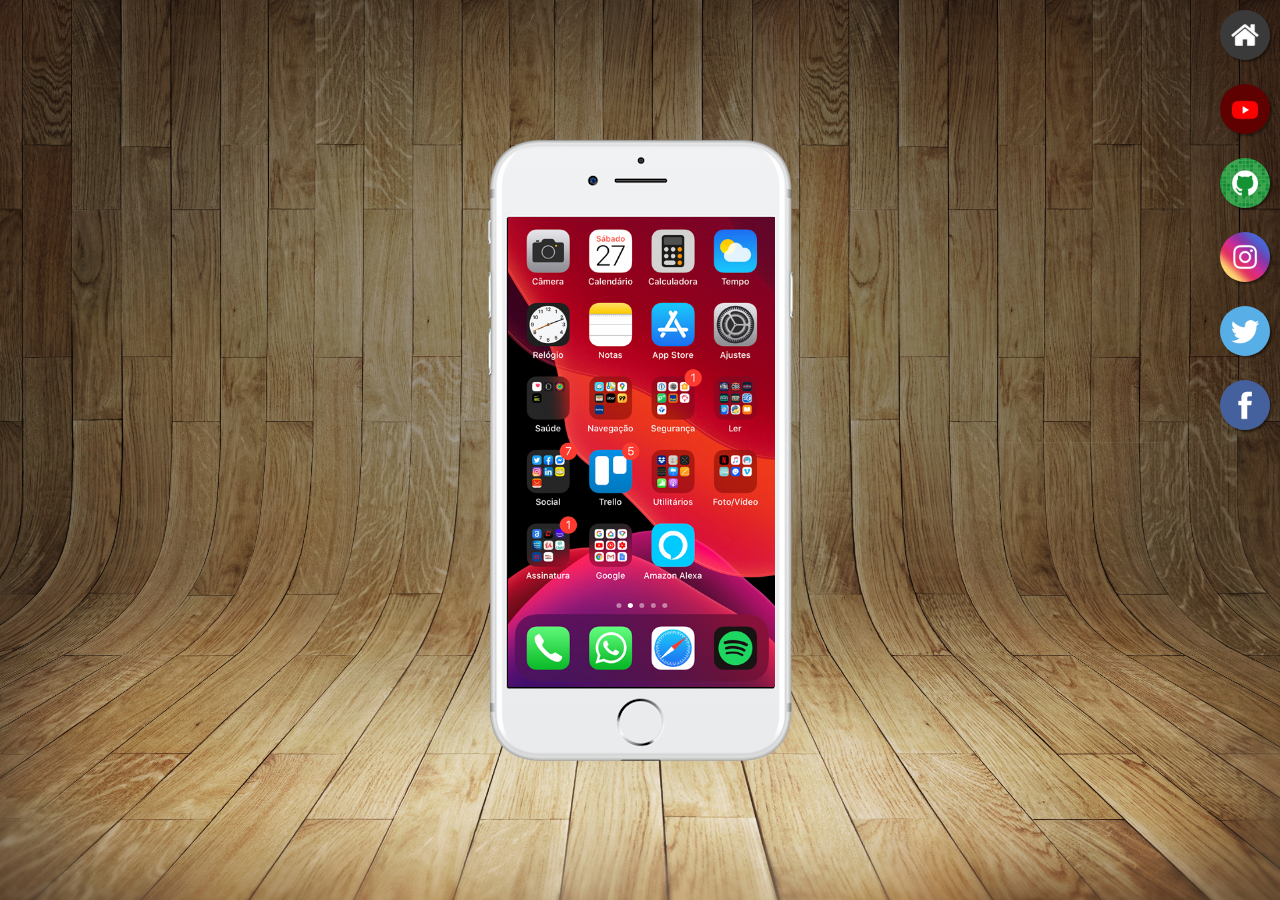
<file: index.html>
<!DOCTYPE html>
<html lang="pt-br">
<head>
    <meta charset="UTF-8">
    <meta http-equiv="X-UA-Compatible" content="IE=edge">
    <meta name="viewport" content="width=device-width, initial-scale=1.0">
    <title>Projeto Redes Sociais</title>
    <link rel="shortcut icon" href="pacote-d013/favicon.ico" type="image/x-icon">
    <link rel="stylesheet" href="estilos/style.css">
</head>
<body>
    <main>
        <section id="telefone">
            <iframe src="home.html" frameborder="0" name="tela2" id="tela">
            Seu navegador não é compativel com isso</iframe>
        </section>
        <section id="redes-sociais">
            <a href="home.html" target="tela2"> <img src="pacote-d013/imagens/logo-home.jpg" alt="home"></a>  <br>
            <a href="youtube.html" target="tela2"> <img src="pacote-d013/imagens/logo-youtube.jpg" alt="youtube"></a> <br>
            <a href="github.html" target="tela2"> <img src="pacote-d013/imagens/logo-github.jpg" alt="github"></a> <br>
            <a href="instagram.html" target="tela2"> <img src="pacote-d013/imagens/logo-instagram.jpg" alt="Instagram"></a> <br>
            <a href="twitter.html" target="tela2"> <img src="pacote-d013/imagens/logo-twitter.jpg" alt="Twitter"></a> <br>
            <a href="facebook.html" target="tela2"><img src="pacote-d013/imagens/logo-facebook.jpg" alt="facebook"></a>
        </section>
    </main>
</body>
</html>
</file>
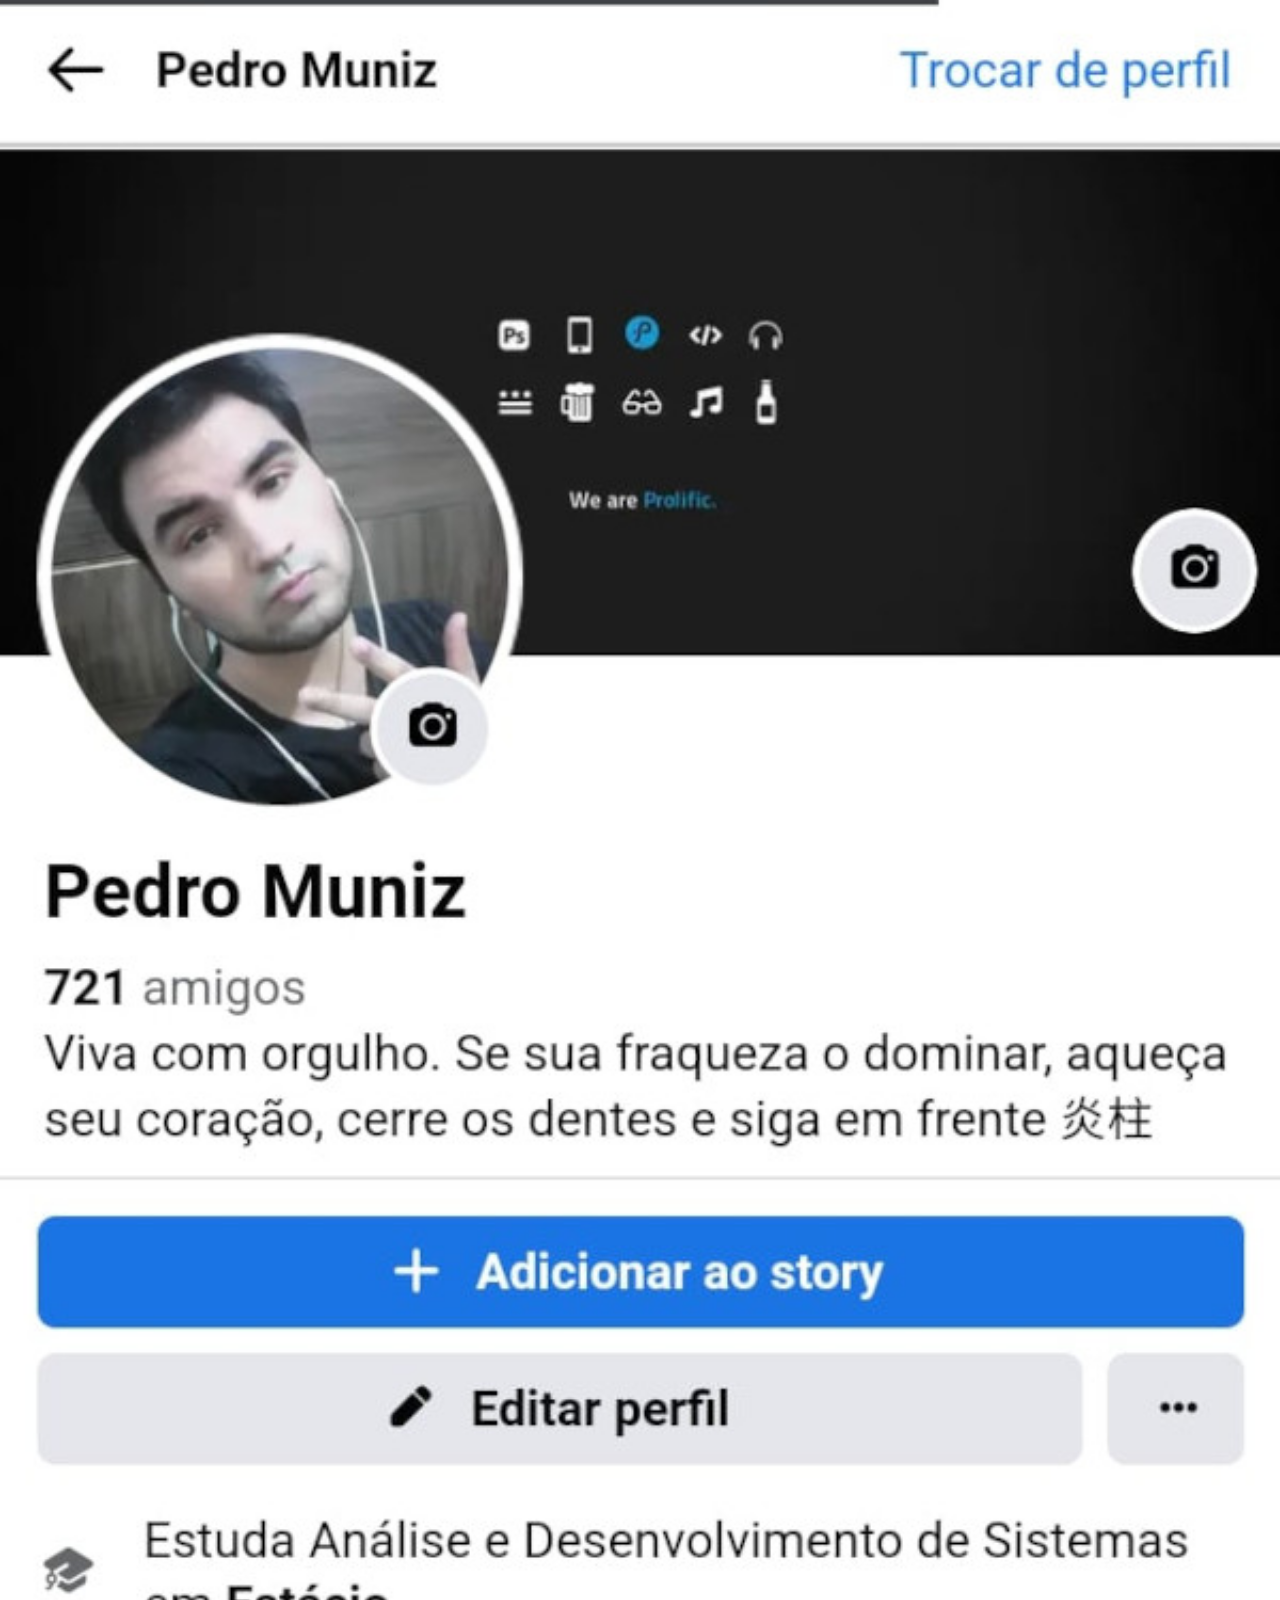
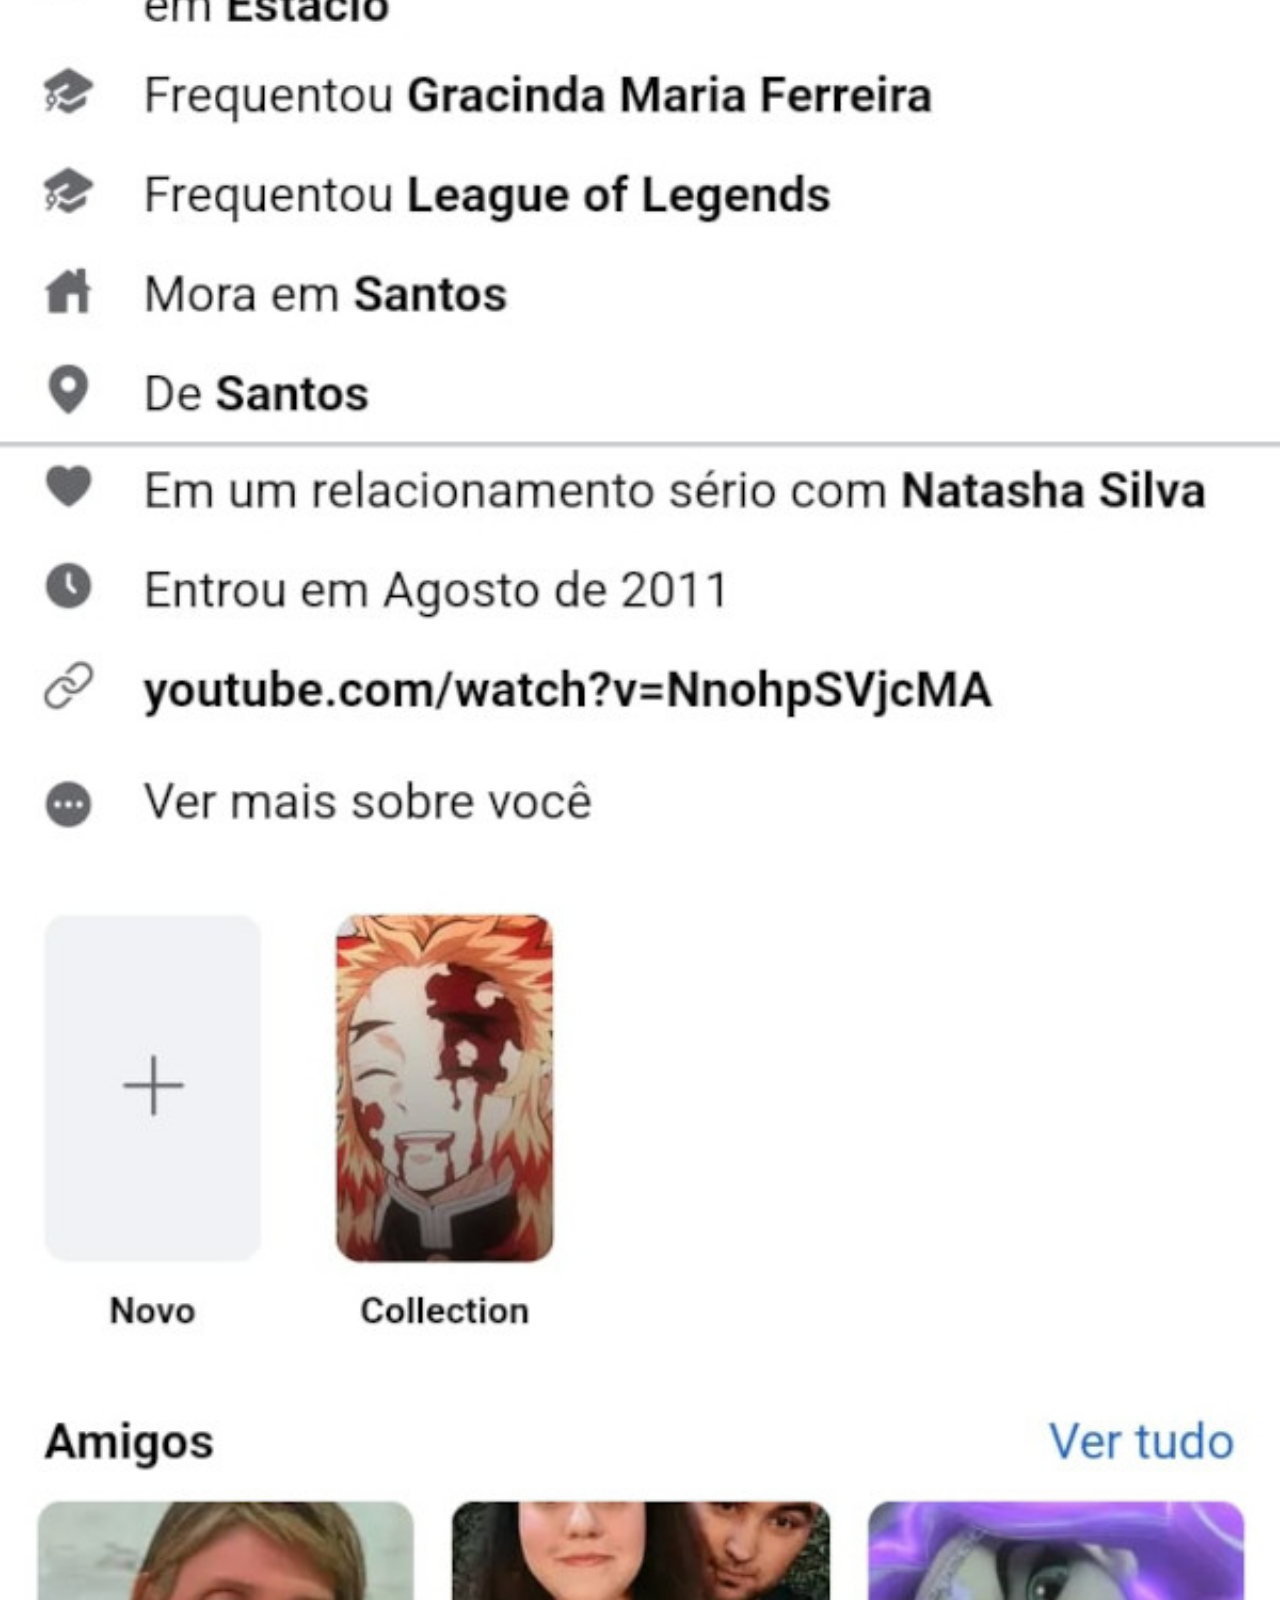
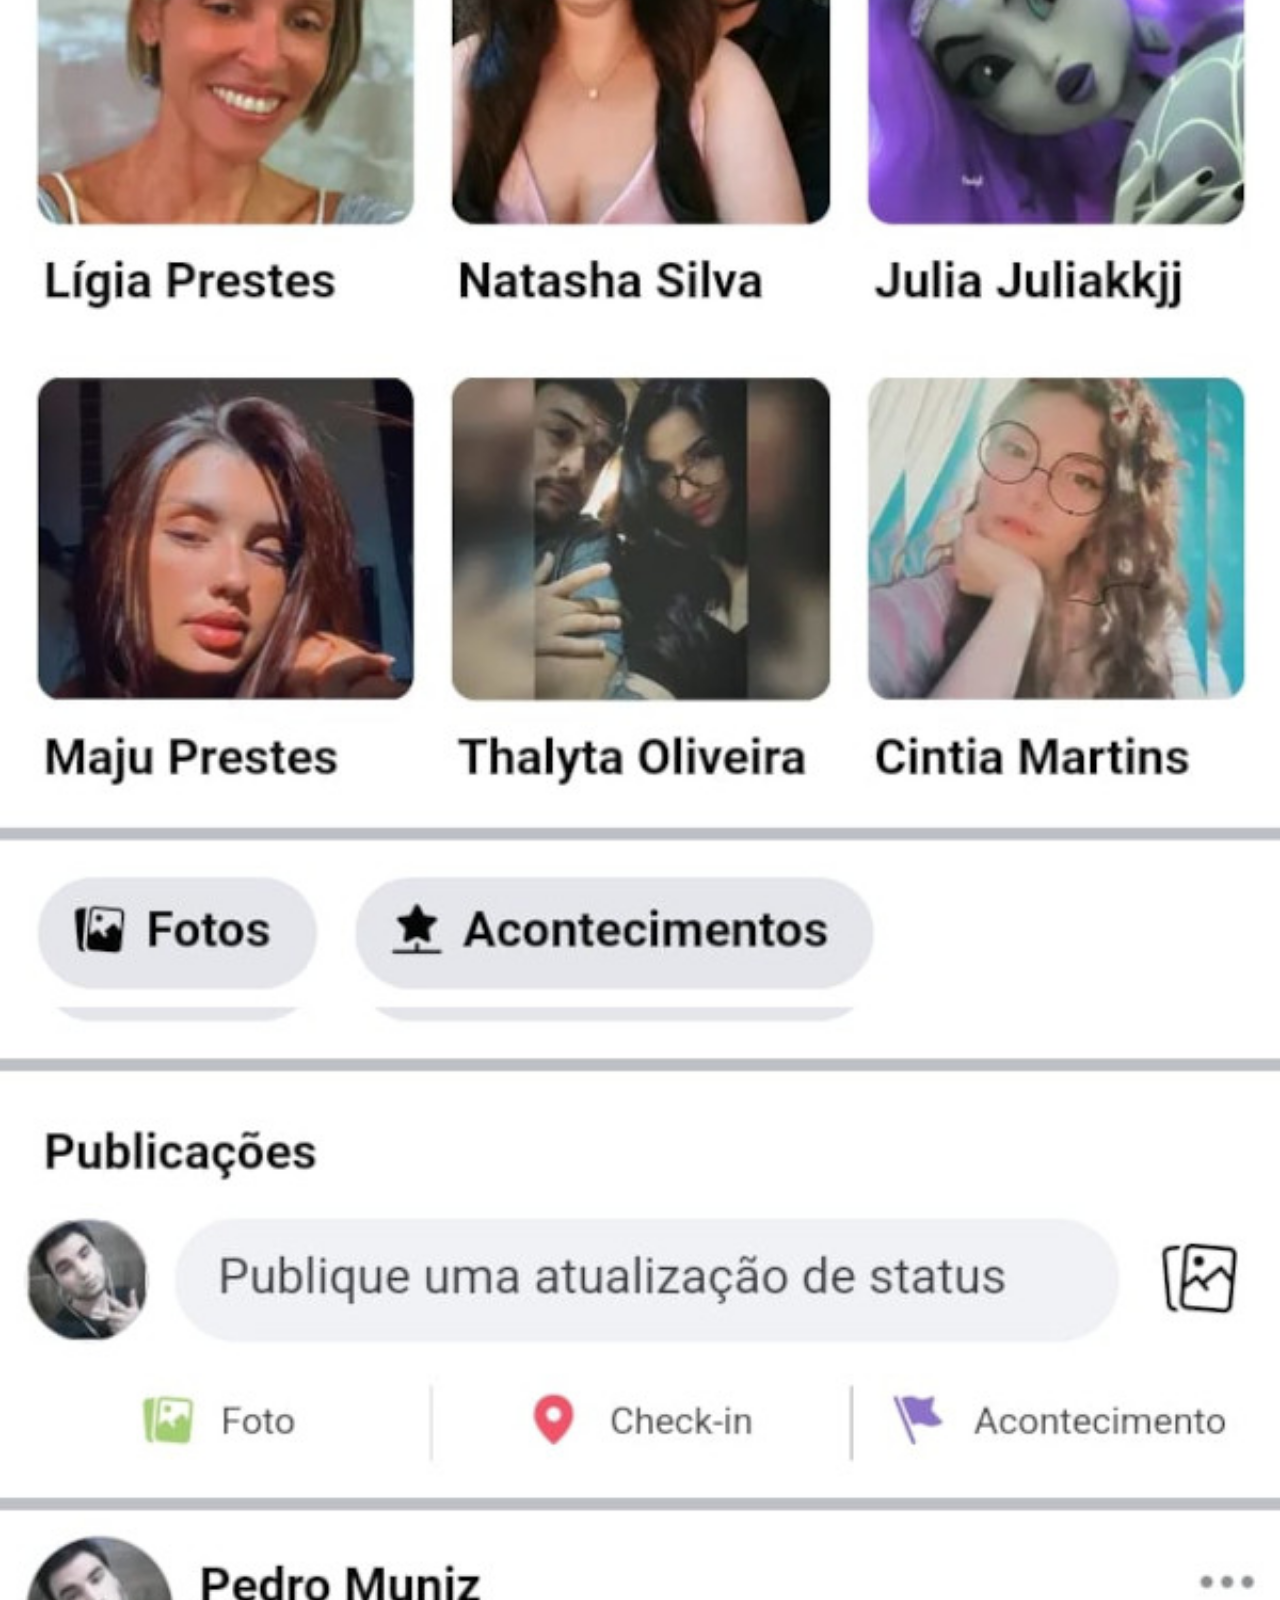
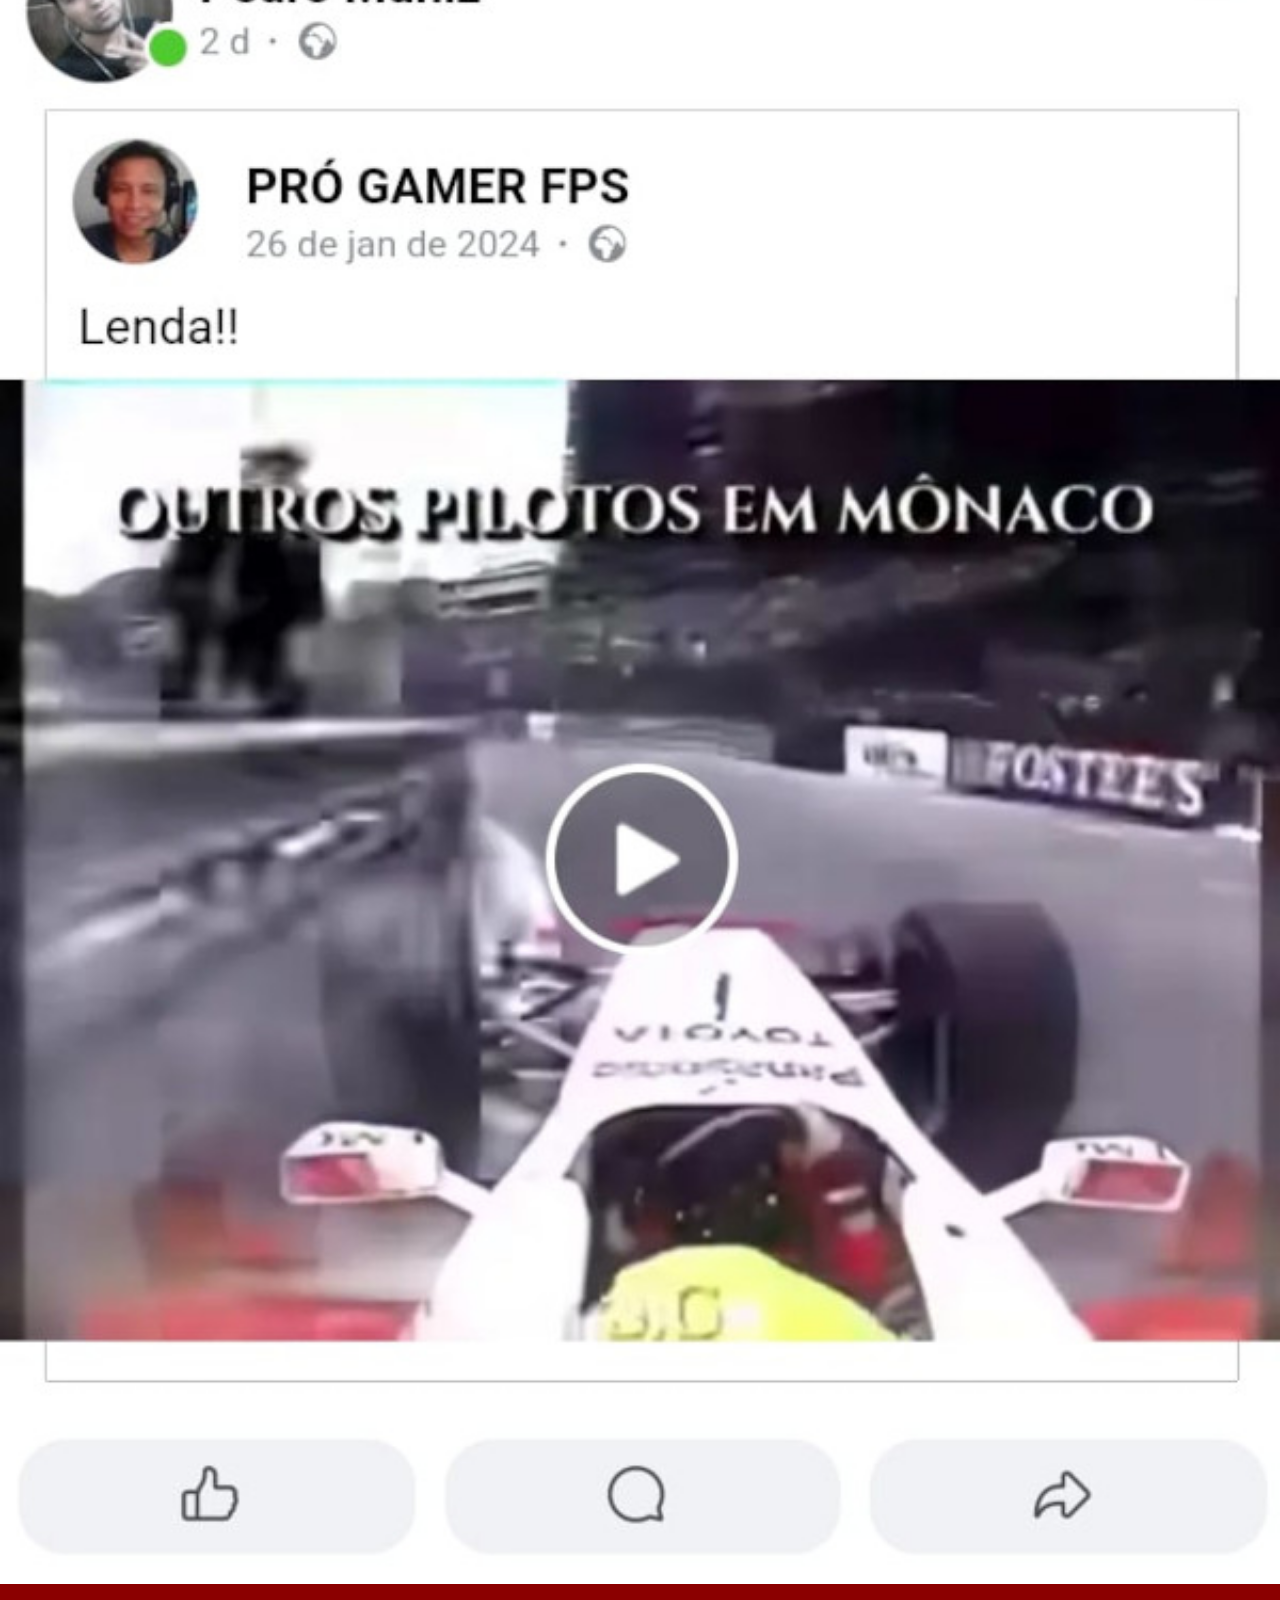
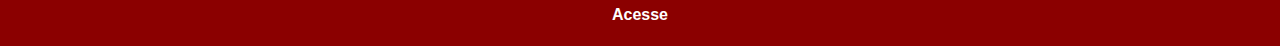
<file: facebook.html>
<!DOCTYPE html>
<html lang="pt-br">
<head>
    <meta charset="UTF-8">
    <meta http-equiv="X-UA-Compatible" content="IE=edge">
    <meta name="viewport" content="width=device-width, initial-scale=1.0">
    <title>Facebook</title>
    <link rel="stylesheet" href="estilos/social.css">
</head>
<body>
    <img src="pacote-d013/imagens/tela-facebook.jpg" alt="Facebook">
    <a href="https://www.facebook.com/joaopedro.muniz.77/" target="_blank">Acesse</a>
</body>
</html>
</file>
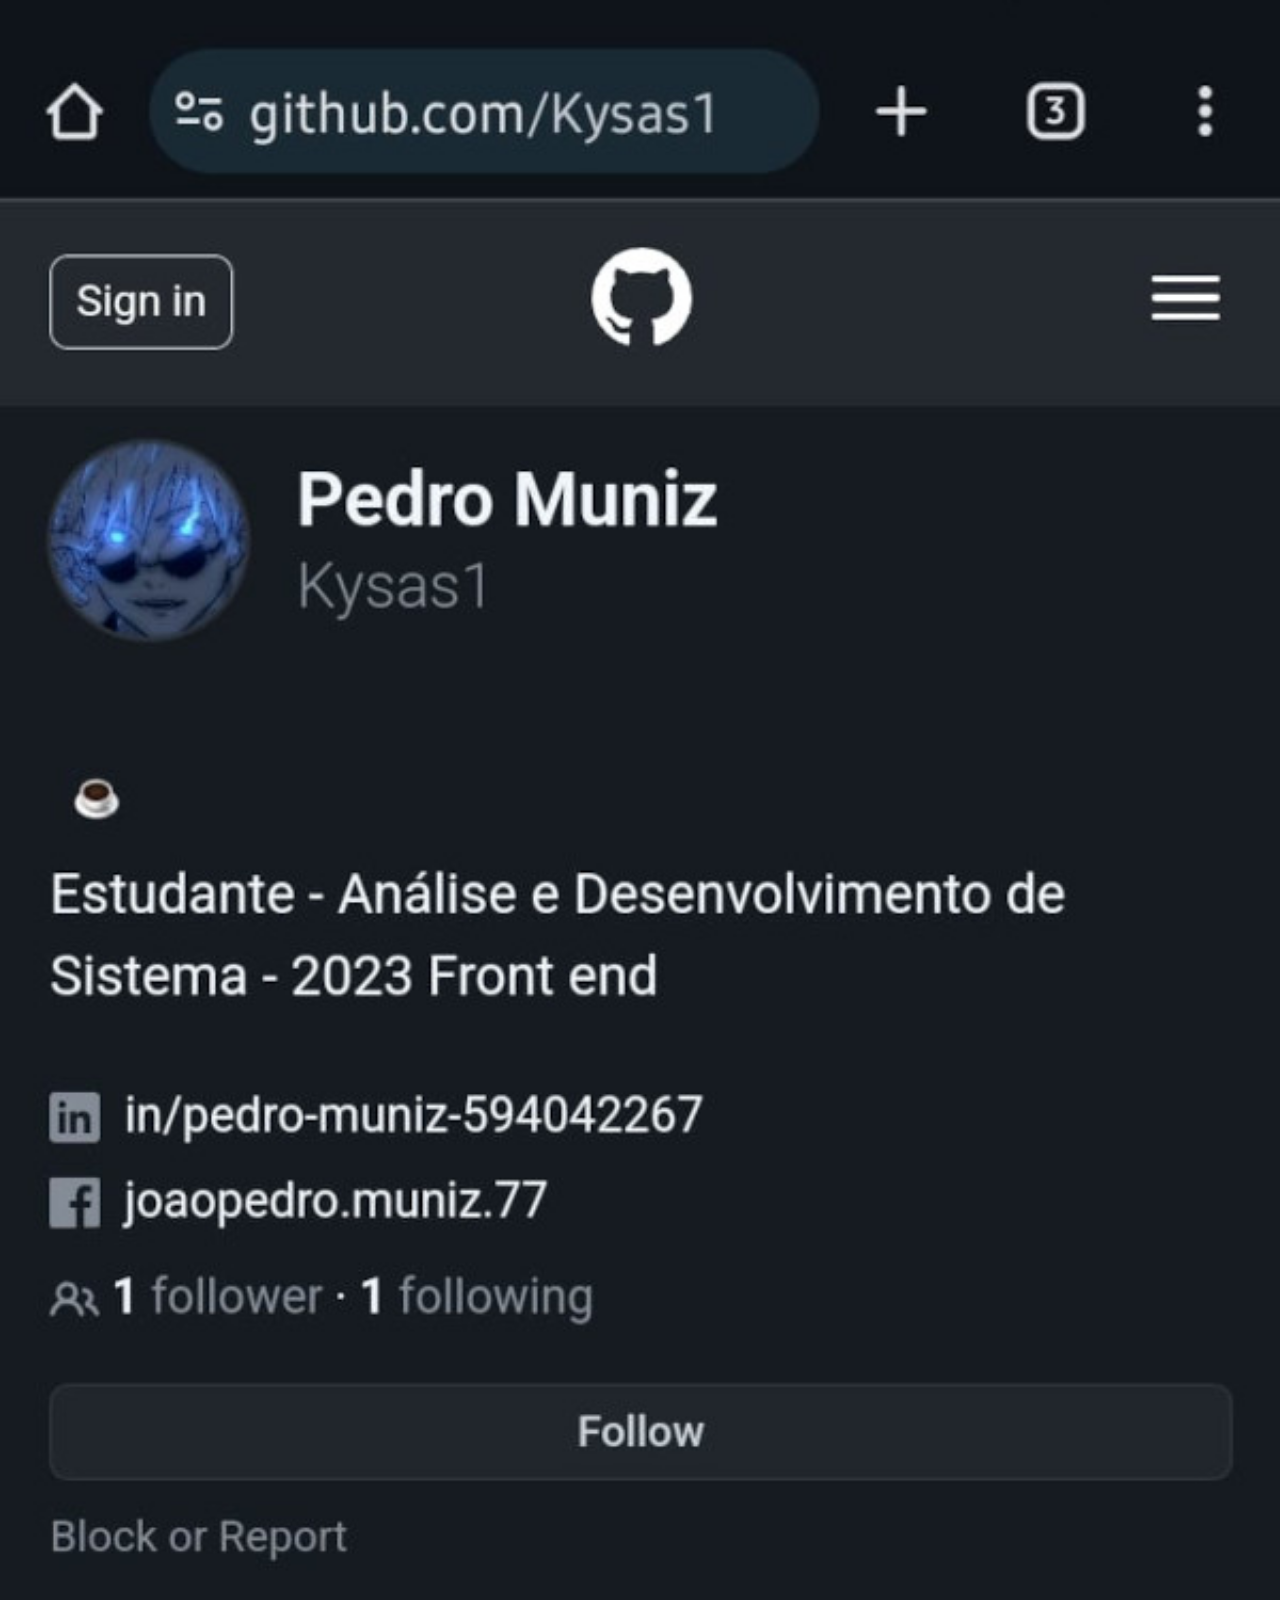
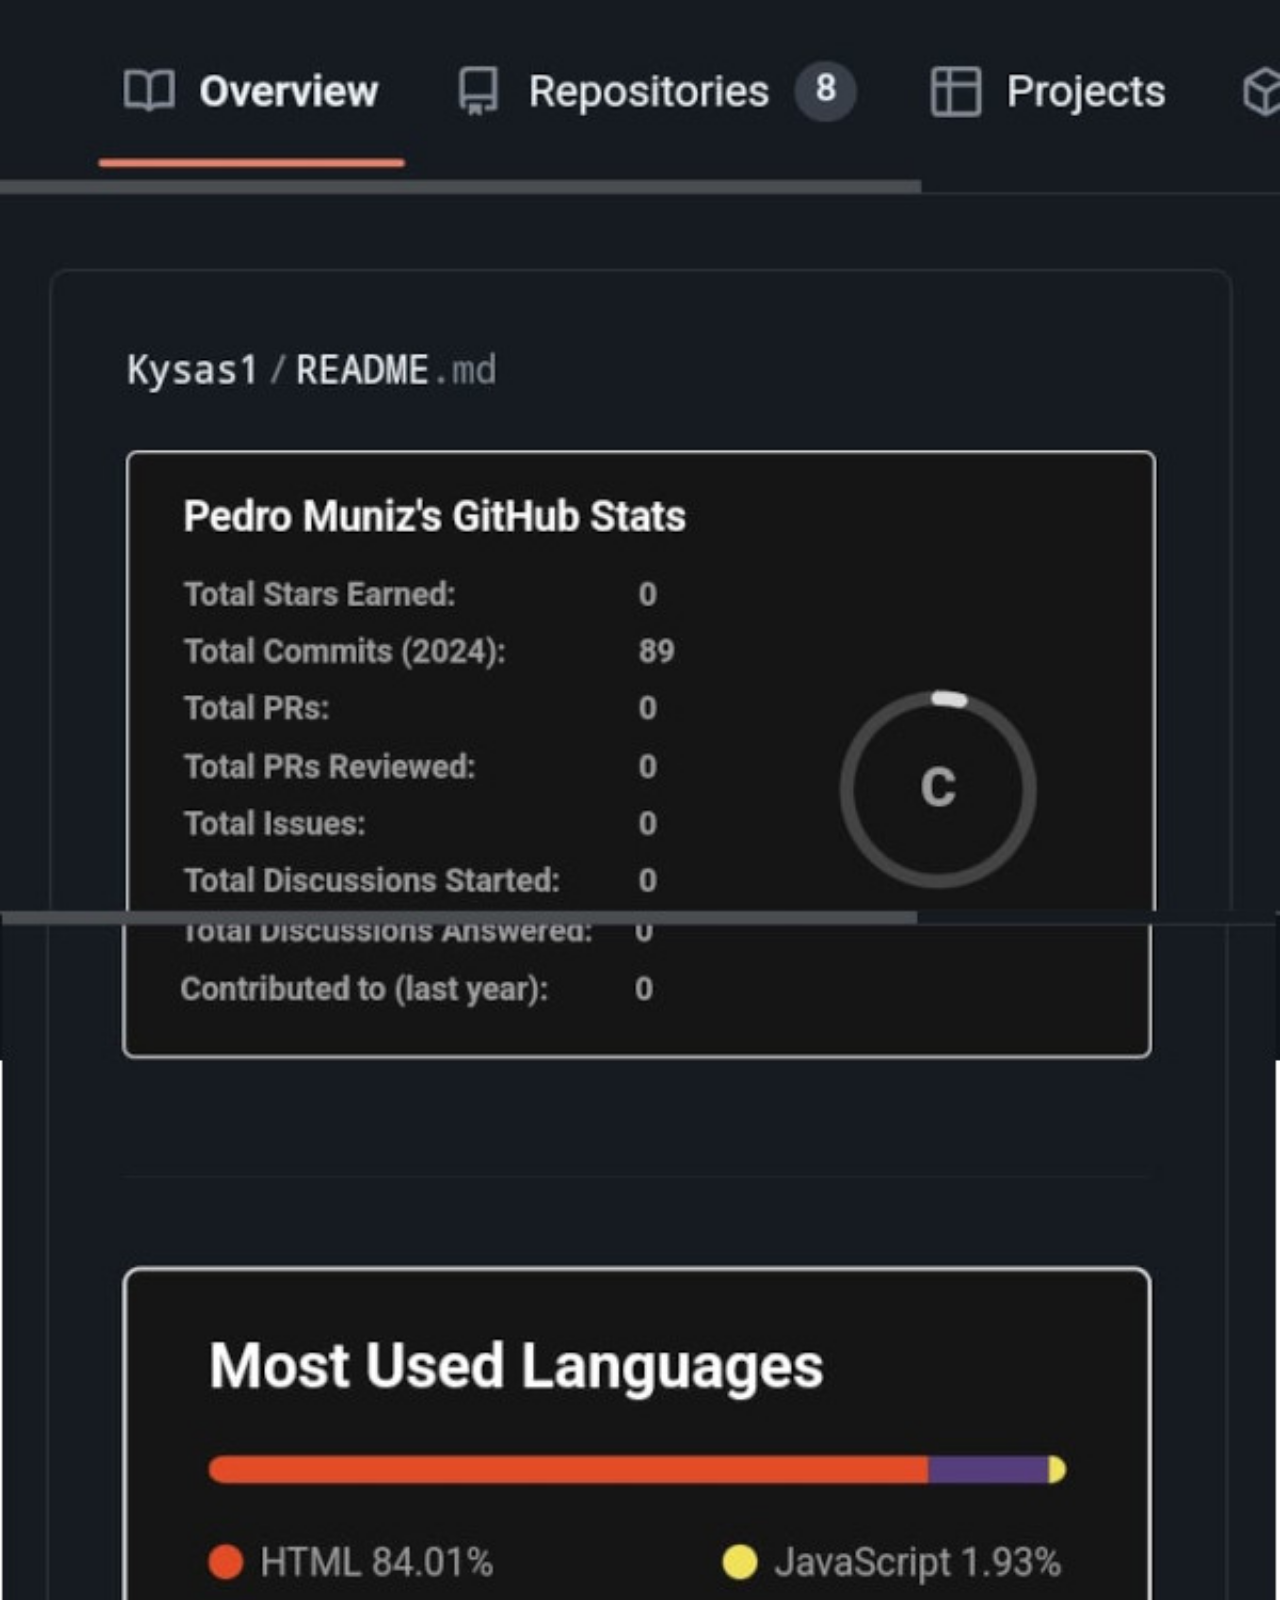
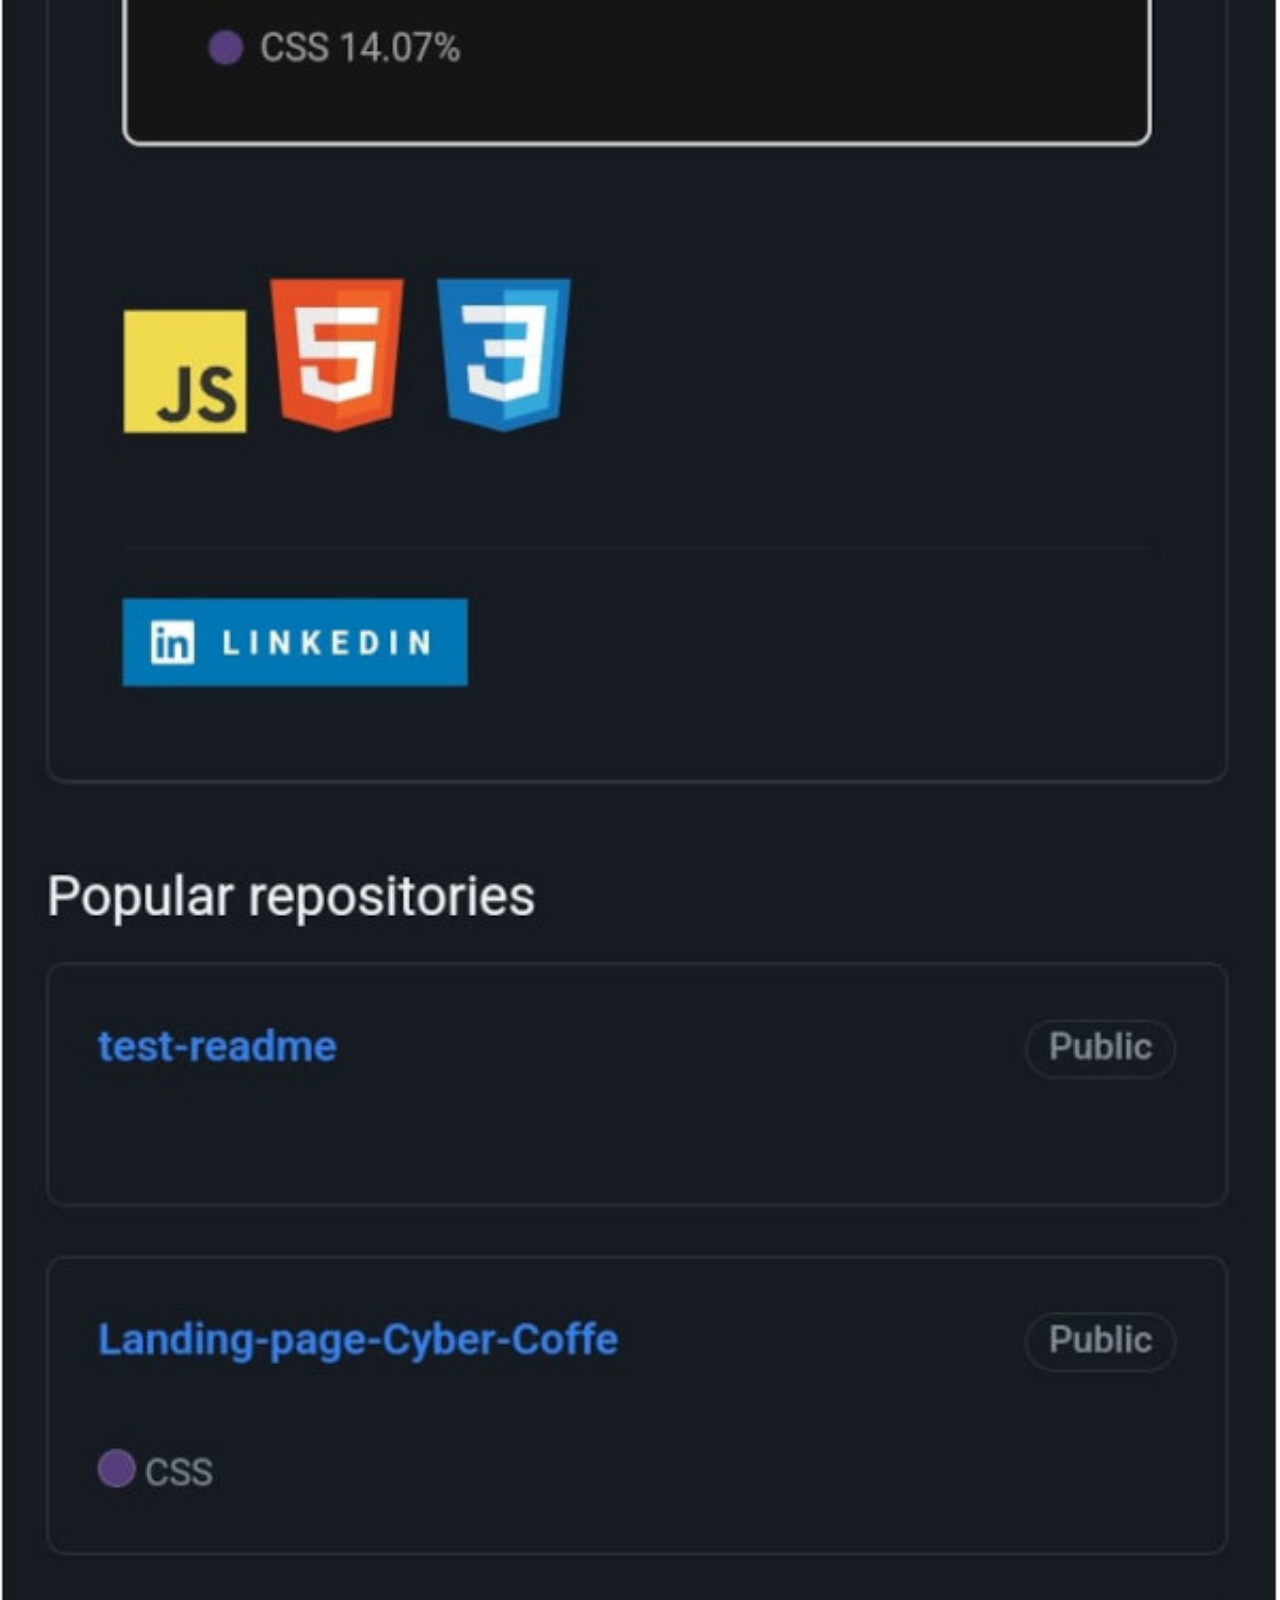
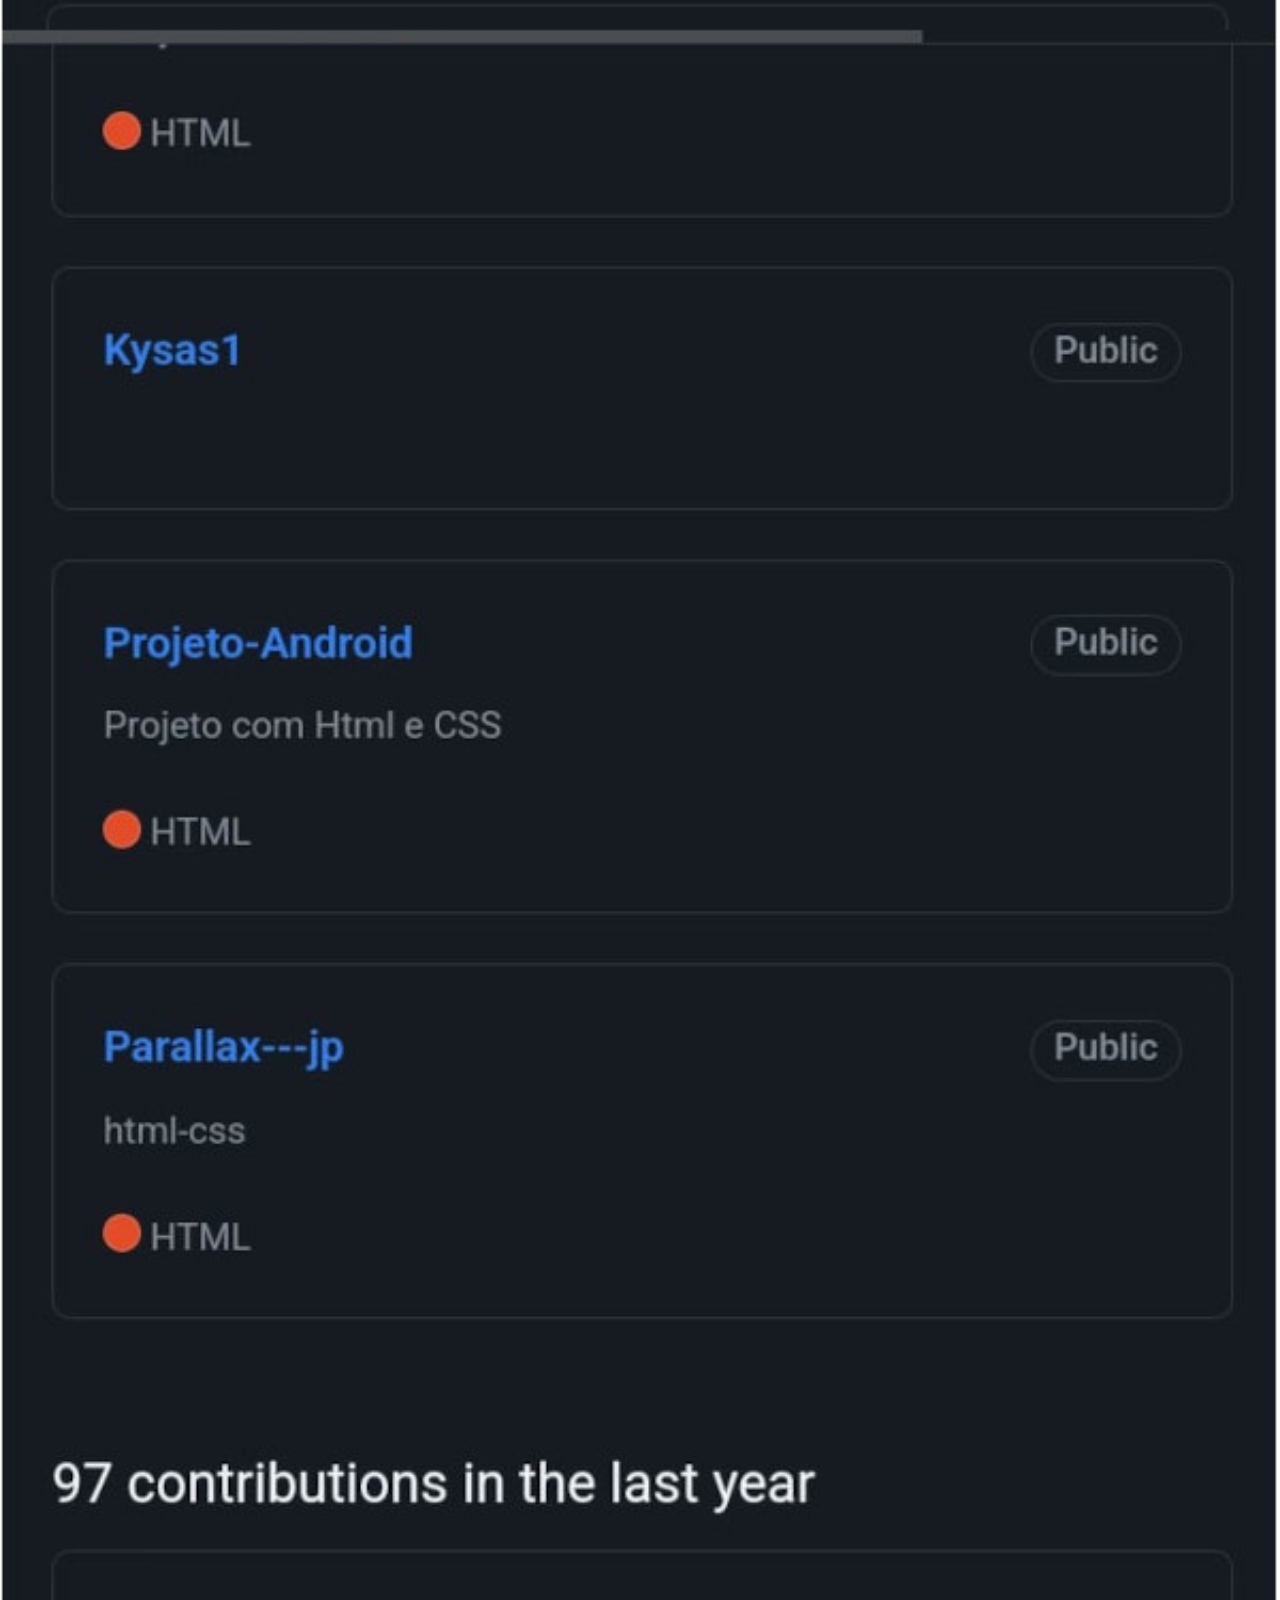
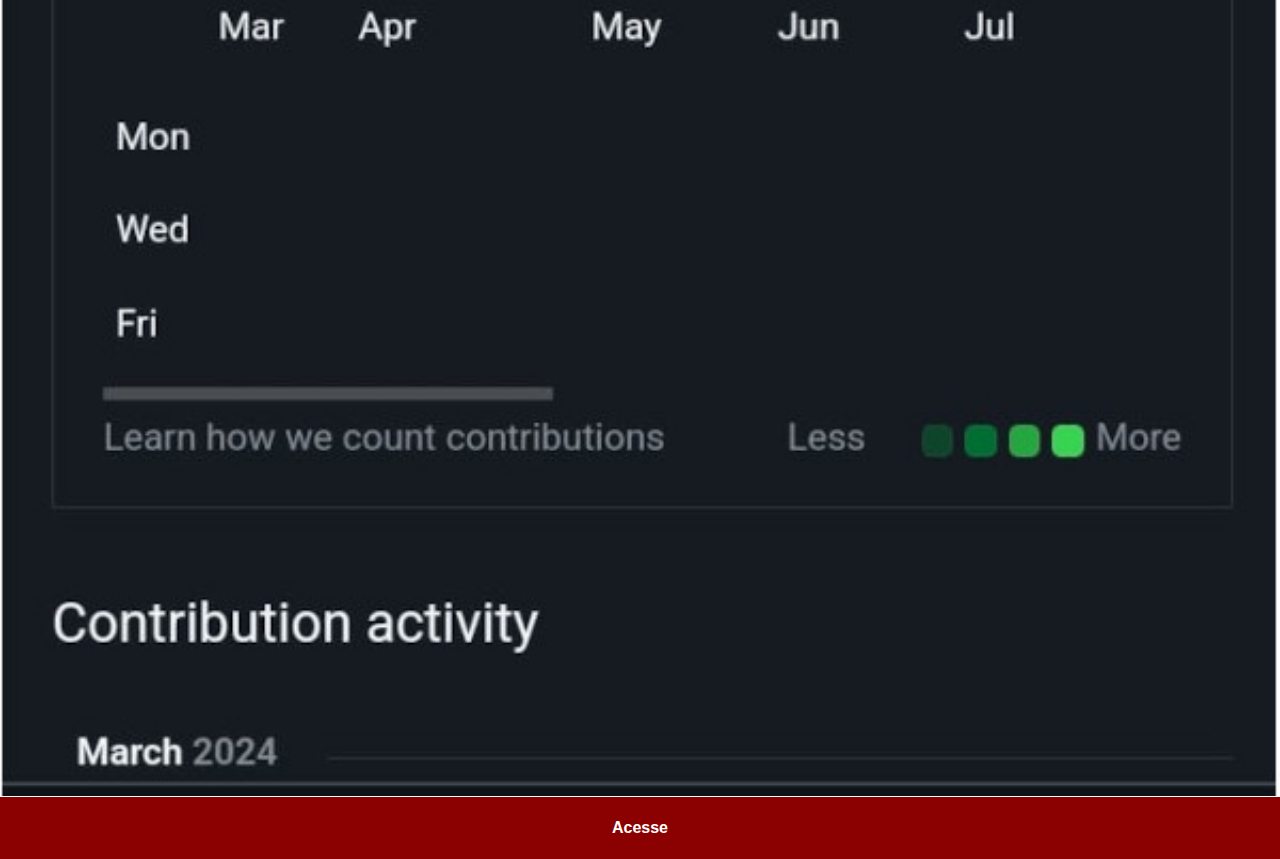
<file: github.html>
<!DOCTYPE html>
<html lang="pt-br">
<head>
    <meta charset="UTF-8">
    <meta http-equiv="X-UA-Compatible" content="IE=edge">
    <meta name="viewport" content="width=device-width, initial-scale=1.0">
    <title>Github</title>
    <link rel="stylesheet" href="estilos/social.css">
</head>
<body>
    <img src="pacote-d013/imagens/tela-github.jpg" alt="github">
    <a href="https://github.com/Kysas1" target="_blank">Acesse</a>
</body>
</html>
</file>
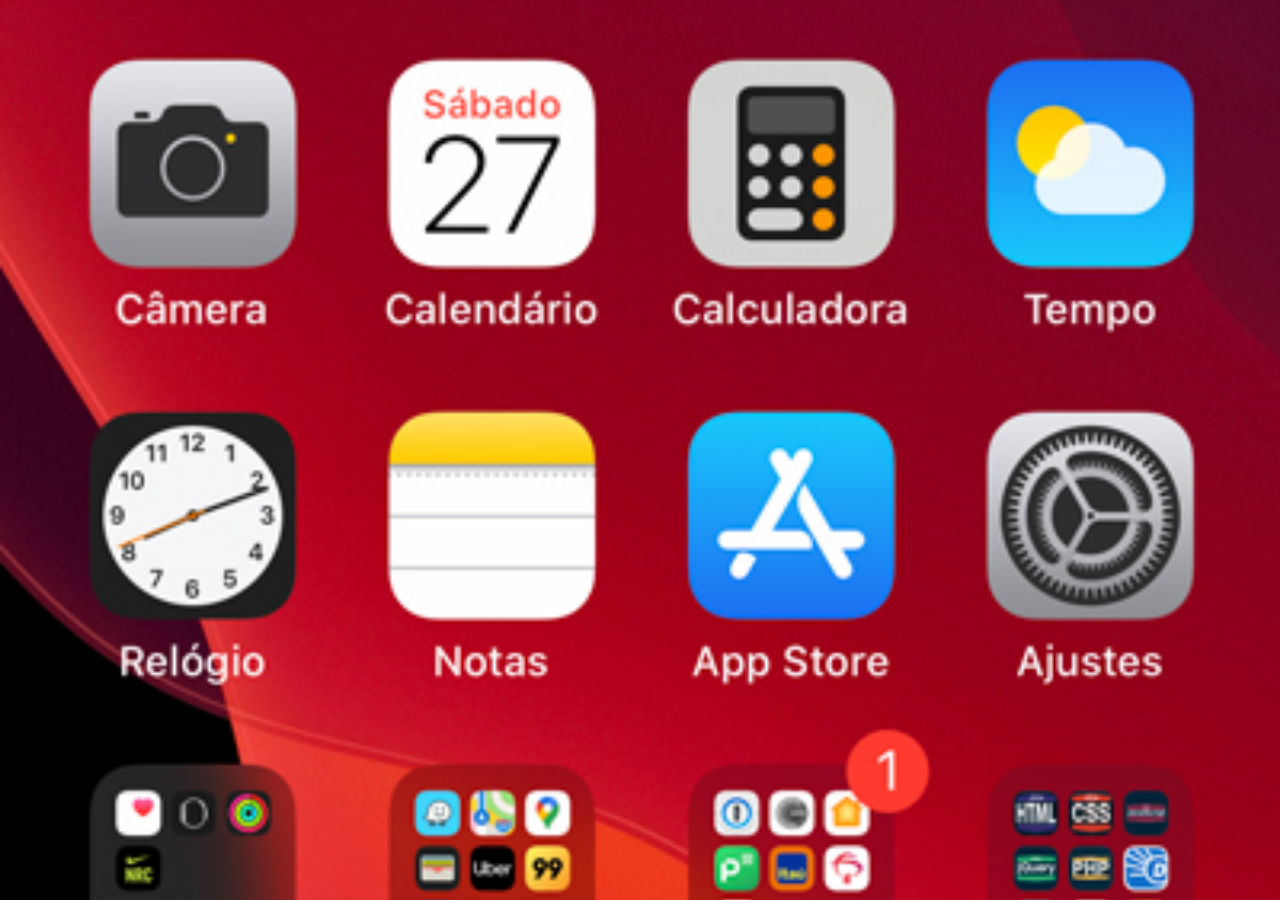
<file: home.html>
<!DOCTYPE html>
<html lang="pt-br">
<head>
    <meta charset="UTF-8">
    <meta http-equiv="X-UA-Compatible" content="IE=edge">
    <meta name="viewport" content="width=device-width, initial-scale=1.0">
    <title>home</title>
    <style>
        * {
            margin: 0px;
            padding: 0px;
        }

        body {
            width: 100vw;
            height: 100vh;
            background: black url(pacote-d013/imagens/tela-home.jpg) no-repeat top center;
            background-size: cover;
            
        }
    </style>
</head>
<body>

</body>
</html>
</file>
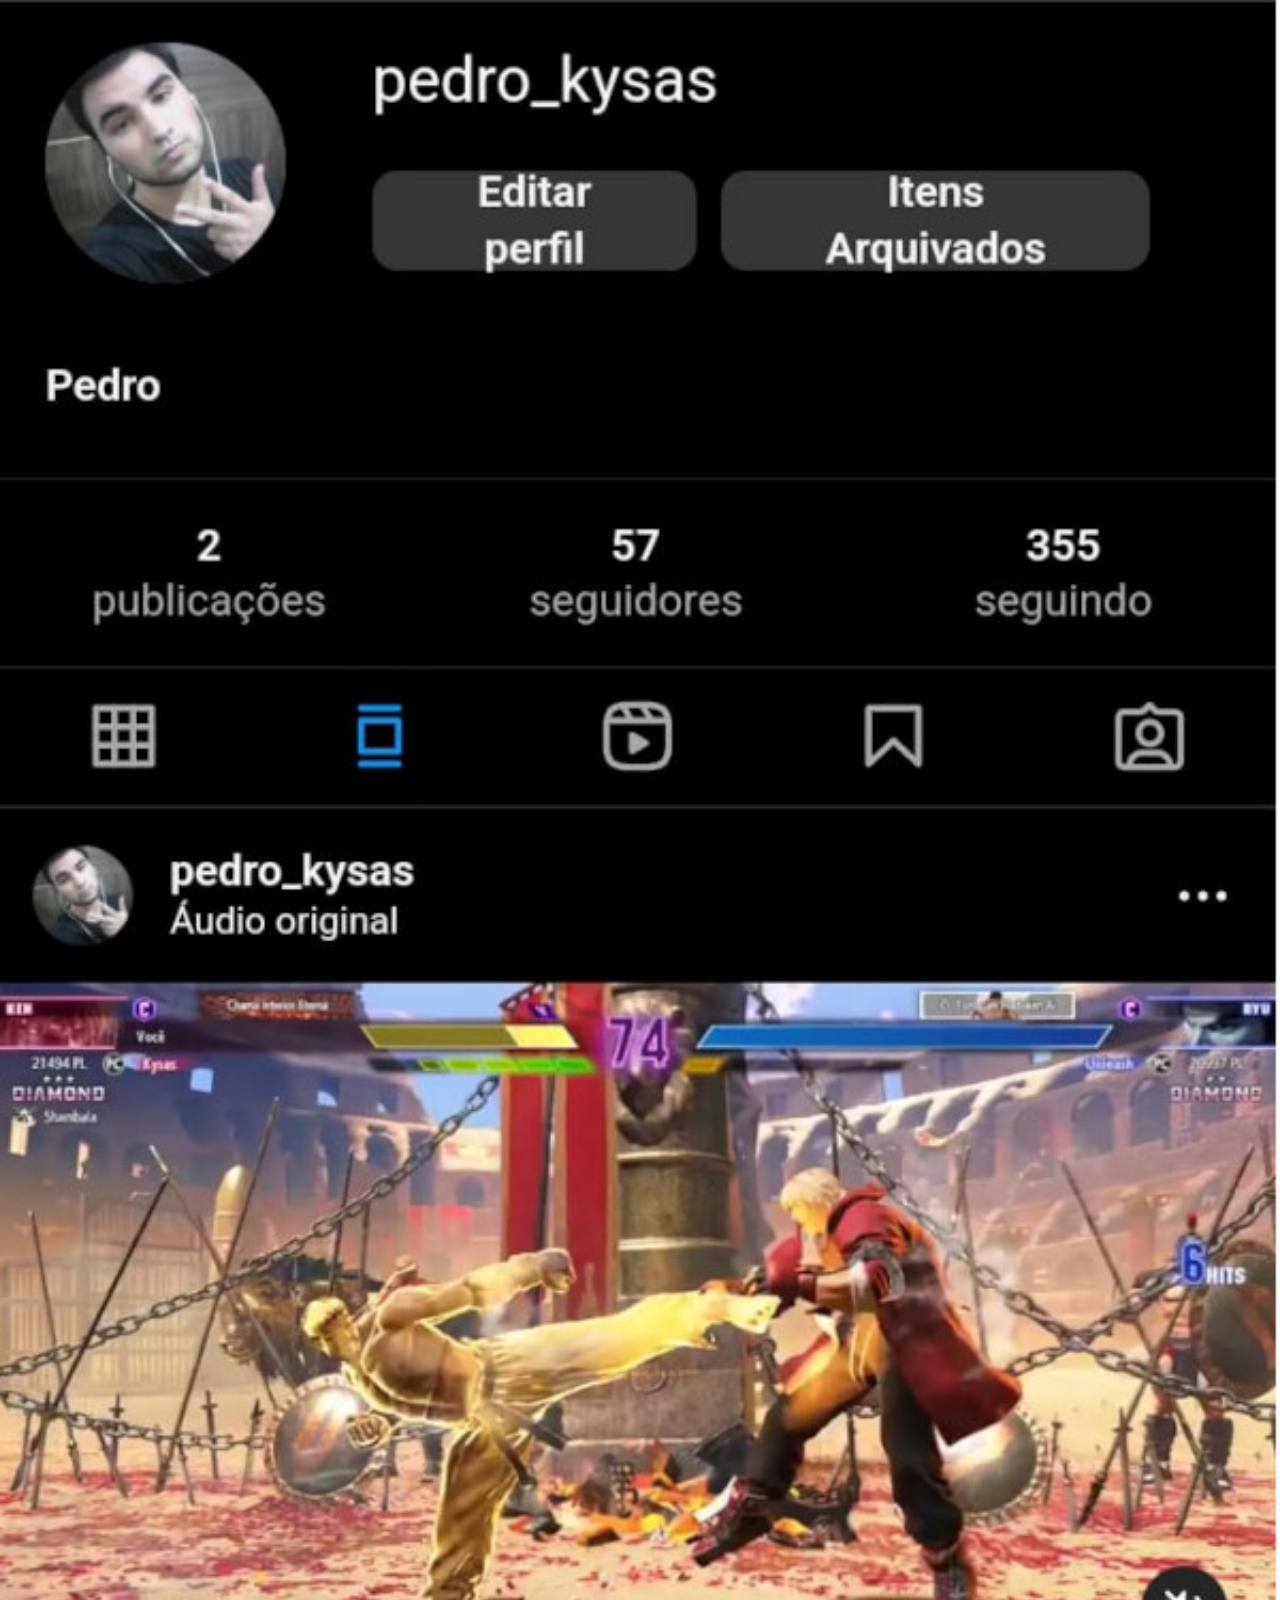
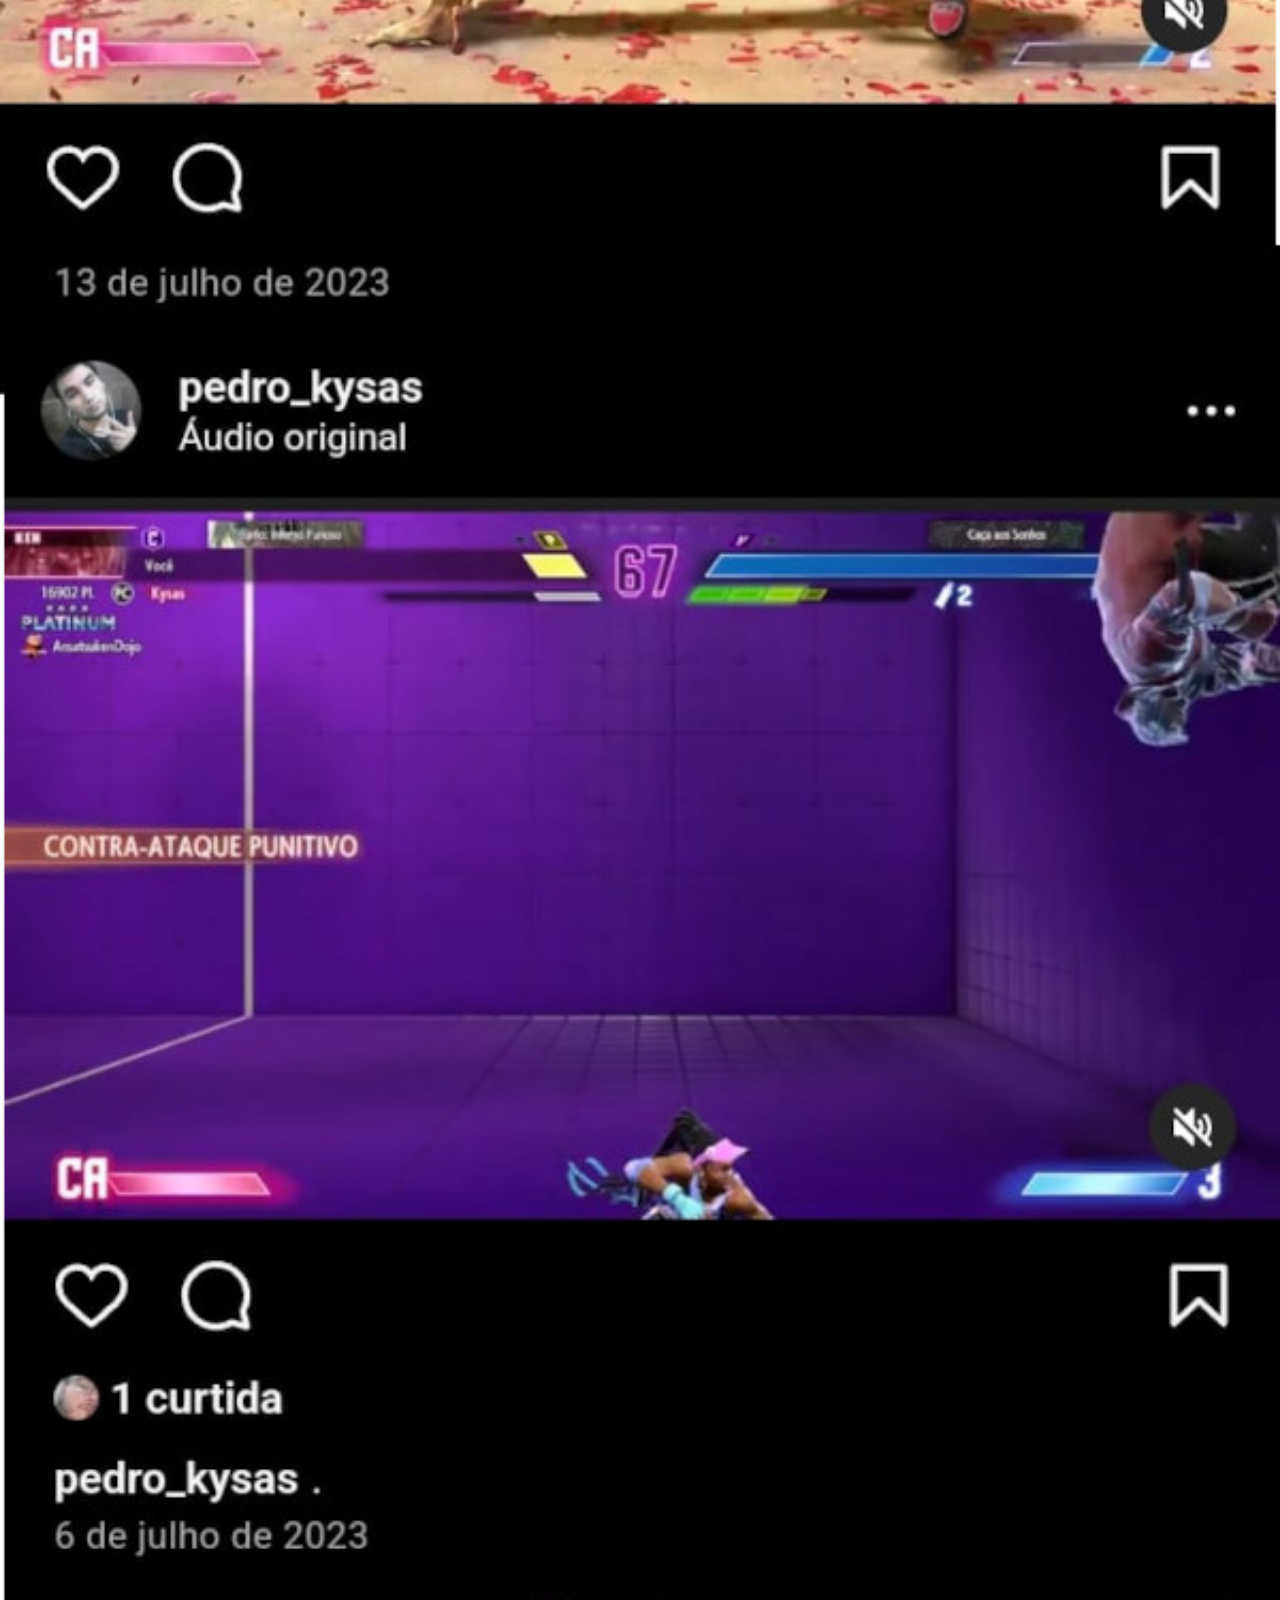
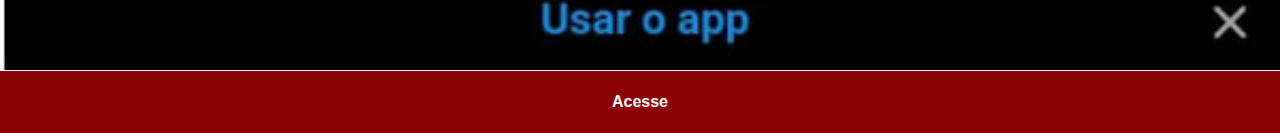
<file: instagram.html>
<!DOCTYPE html>
<html lang="pt-br">
<head>
    <meta charset="UTF-8">
    <meta http-equiv="X-UA-Compatible" content="IE=edge">
    <meta name="viewport" content="width=device-width, initial-scale=1.0">
    <title>Instagram</title>
    <link rel="stylesheet" href="estilos/social.css">
</head>
<body>
    <img src="pacote-d013/imagens/tela-instagram.jpg" alt="Instagram">
    <a href="https://www.instagram.com/pedro_kysas/" target="_blank">Acesse</a>
</body>
</html>
</file>
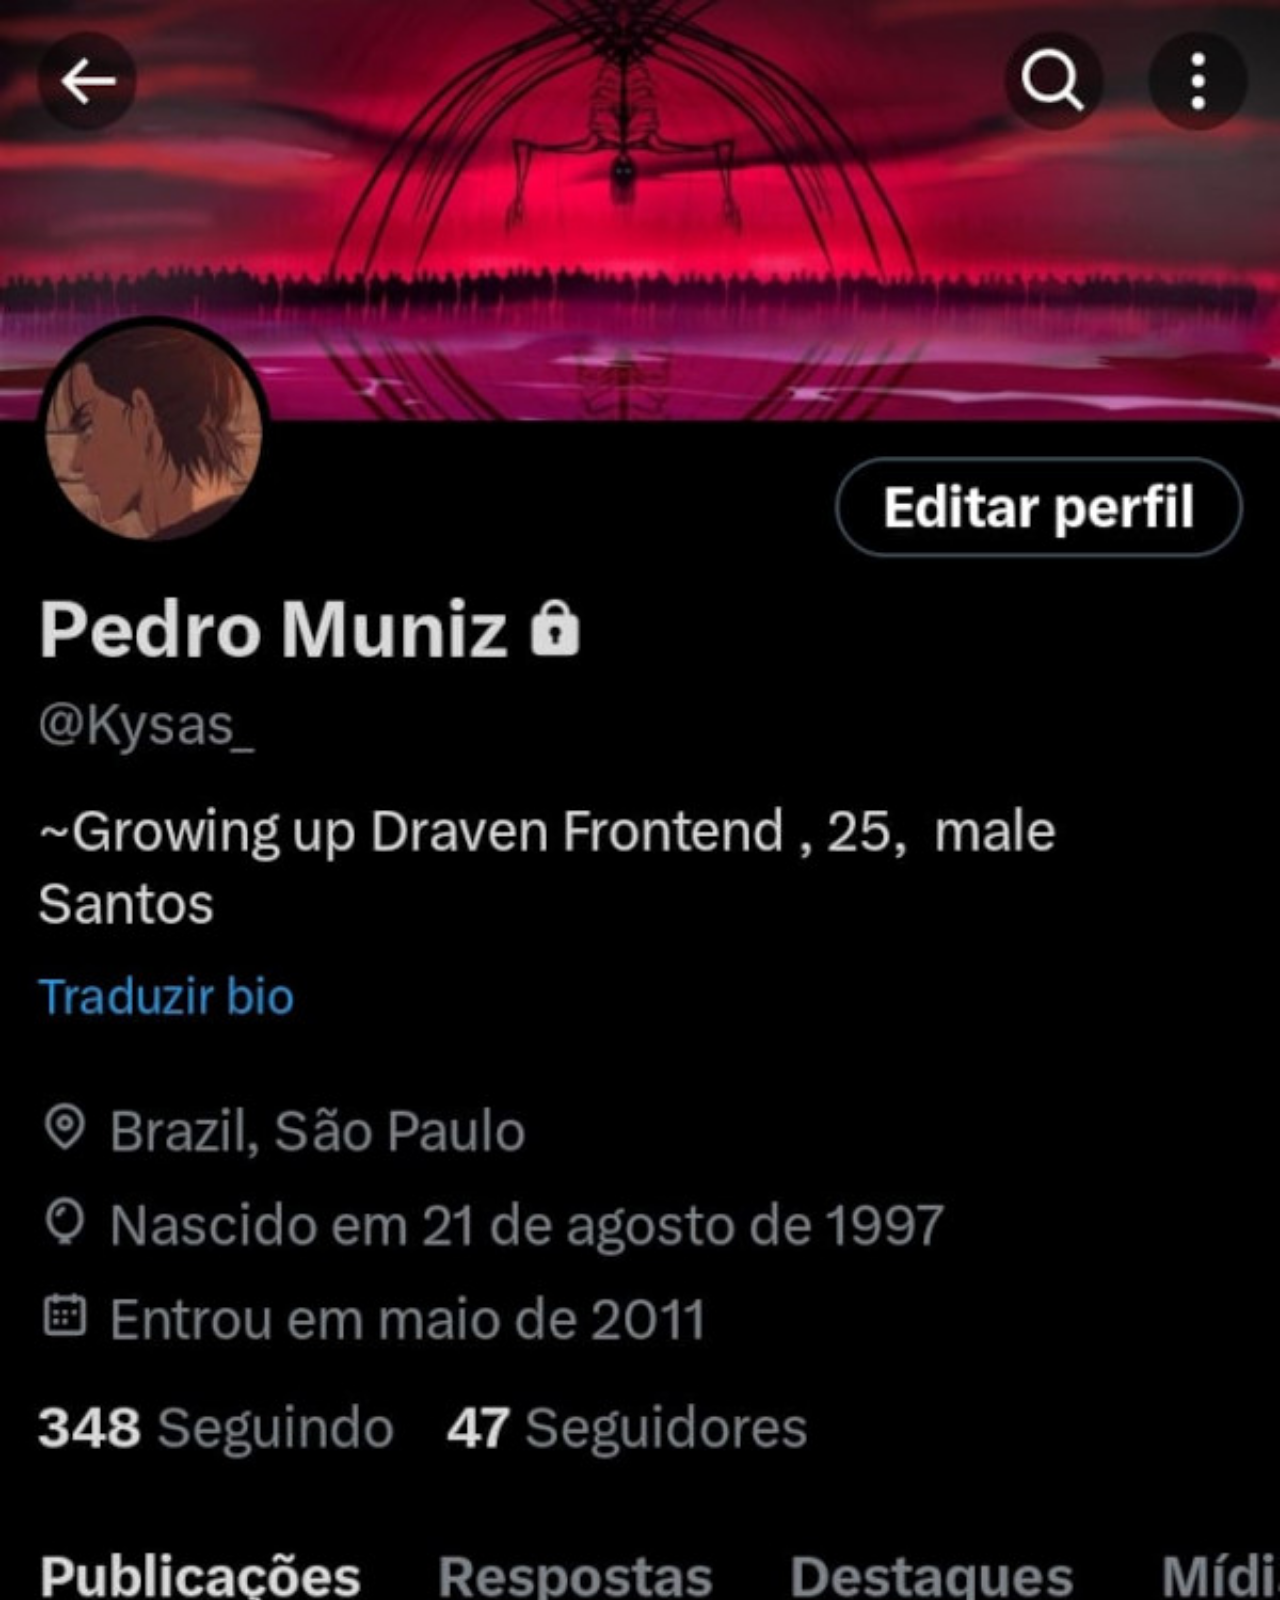
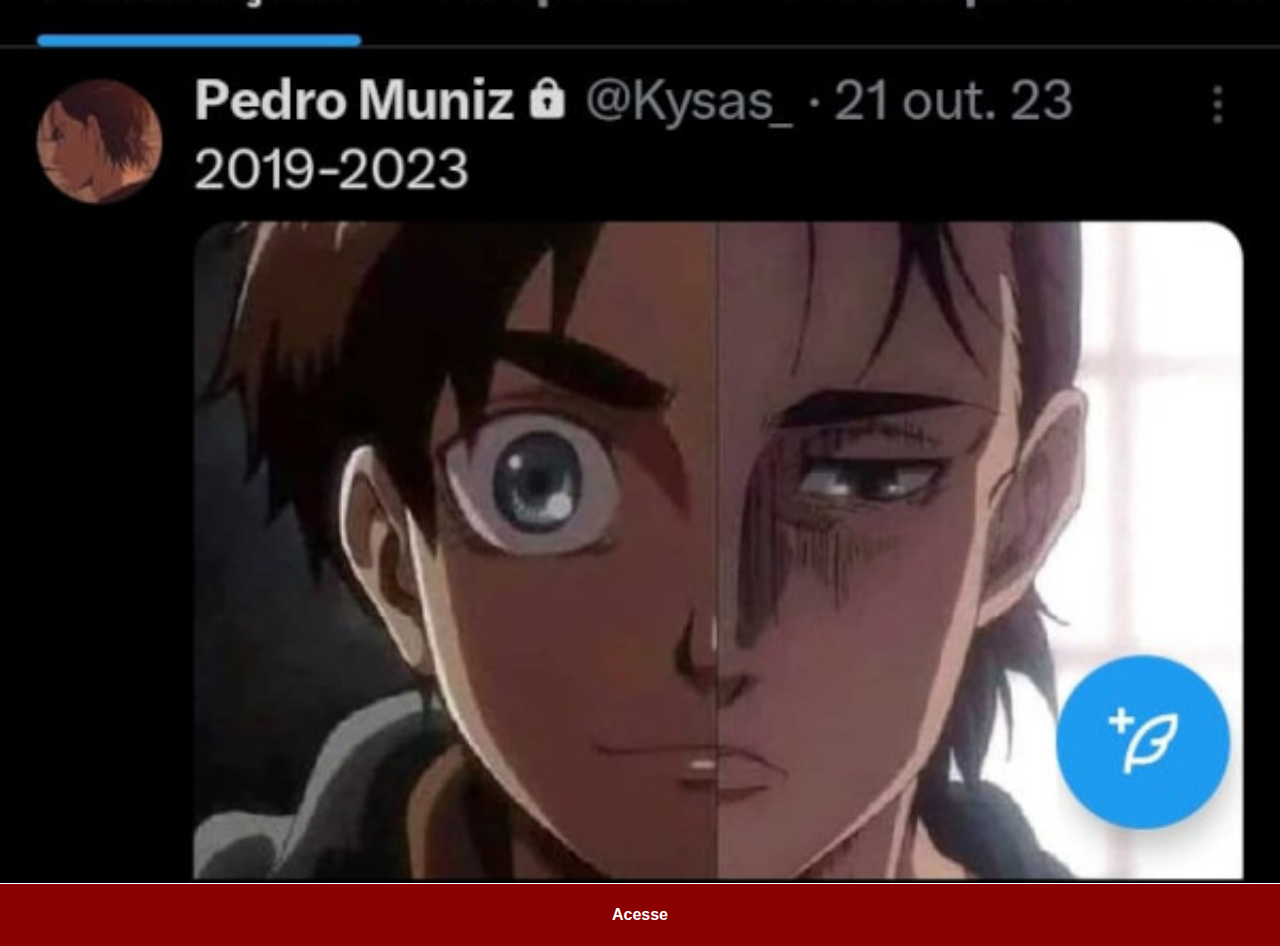
<file: twitter.html>
<!DOCTYPE html>
<html lang="pt-br">
<head>
    <meta charset="UTF-8">
    <meta http-equiv="X-UA-Compatible" content="IE=edge">
    <meta name="viewport" content="width=device-width, initial-scale=1.0">
    <title>Twitter</title>
    <link rel="stylesheet" href="estilos/social.css">
</head>
<body>
    <img src="pacote-d013/imagens/tela-twitter.jpg" alt="Twitter">
    <a href="https://twitter.com/Kysas_" target="_blank">Acesse</a>
</body>
</html>
</file>
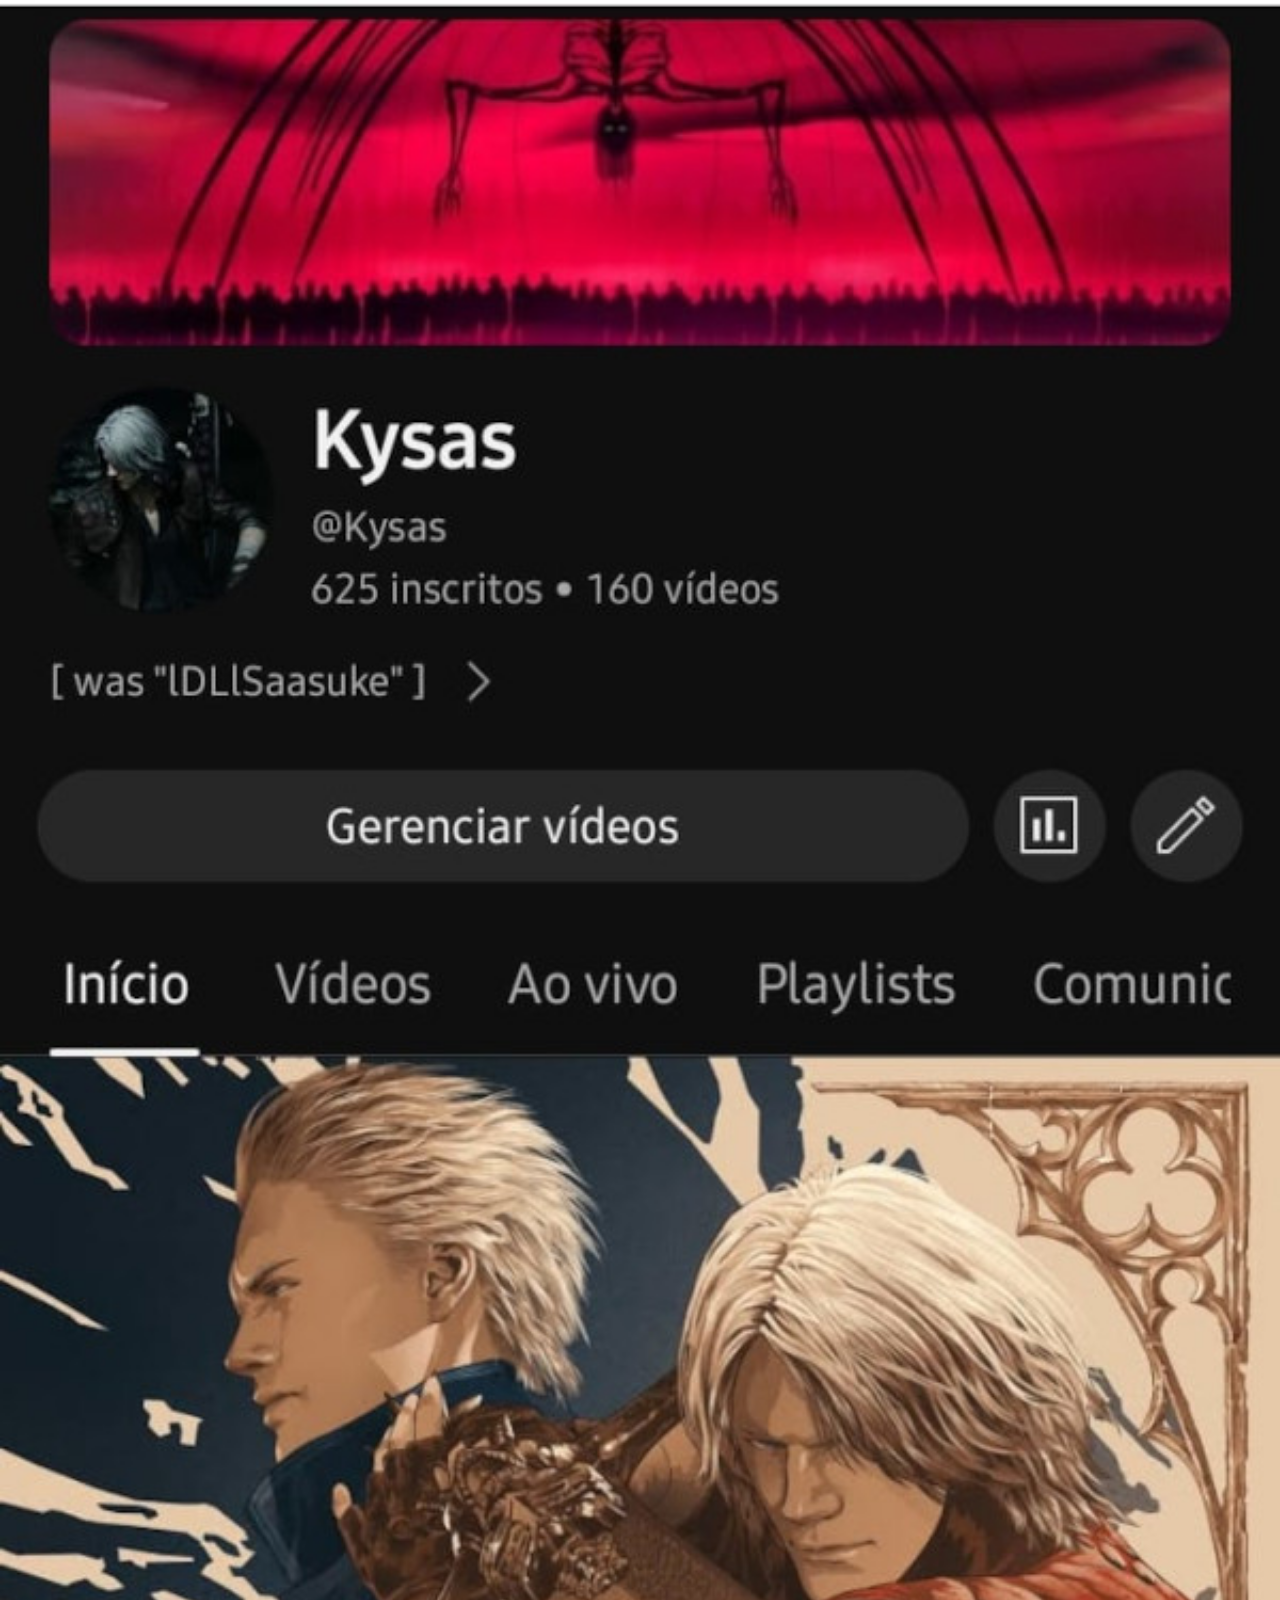
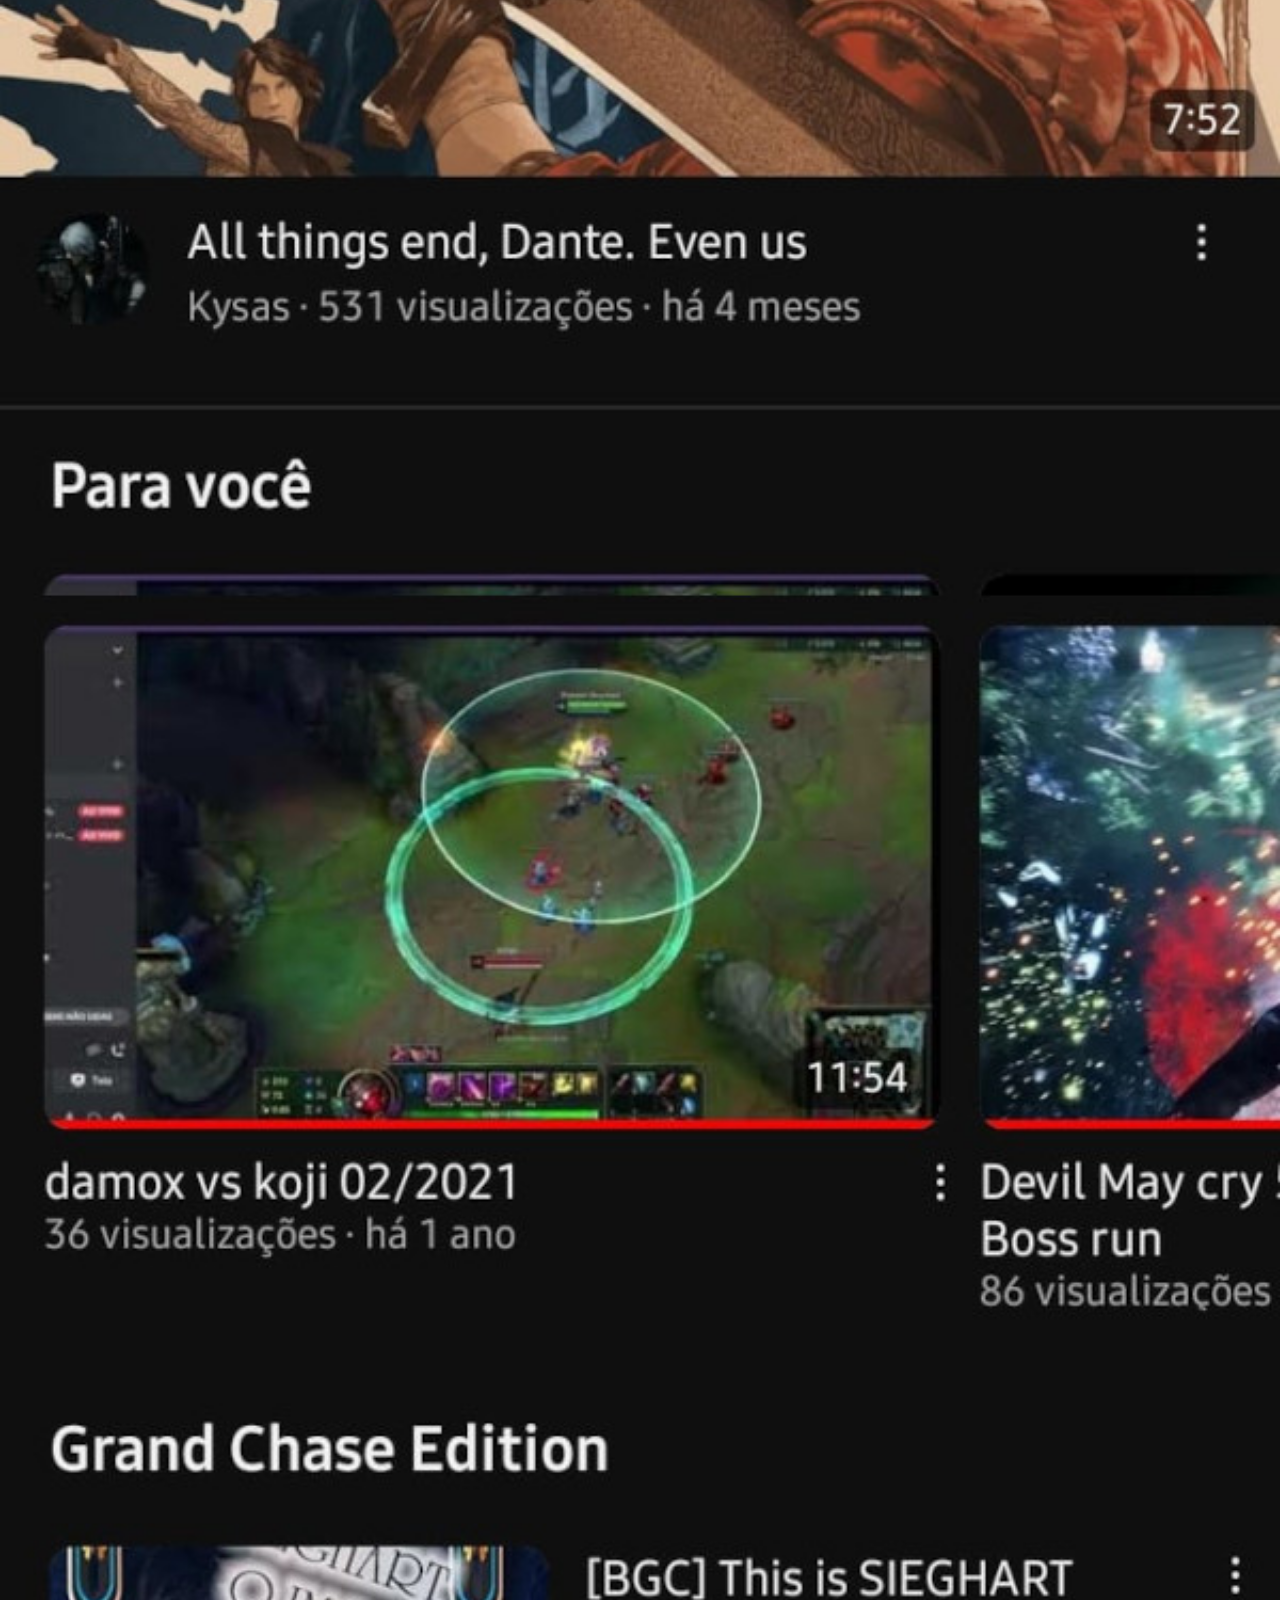
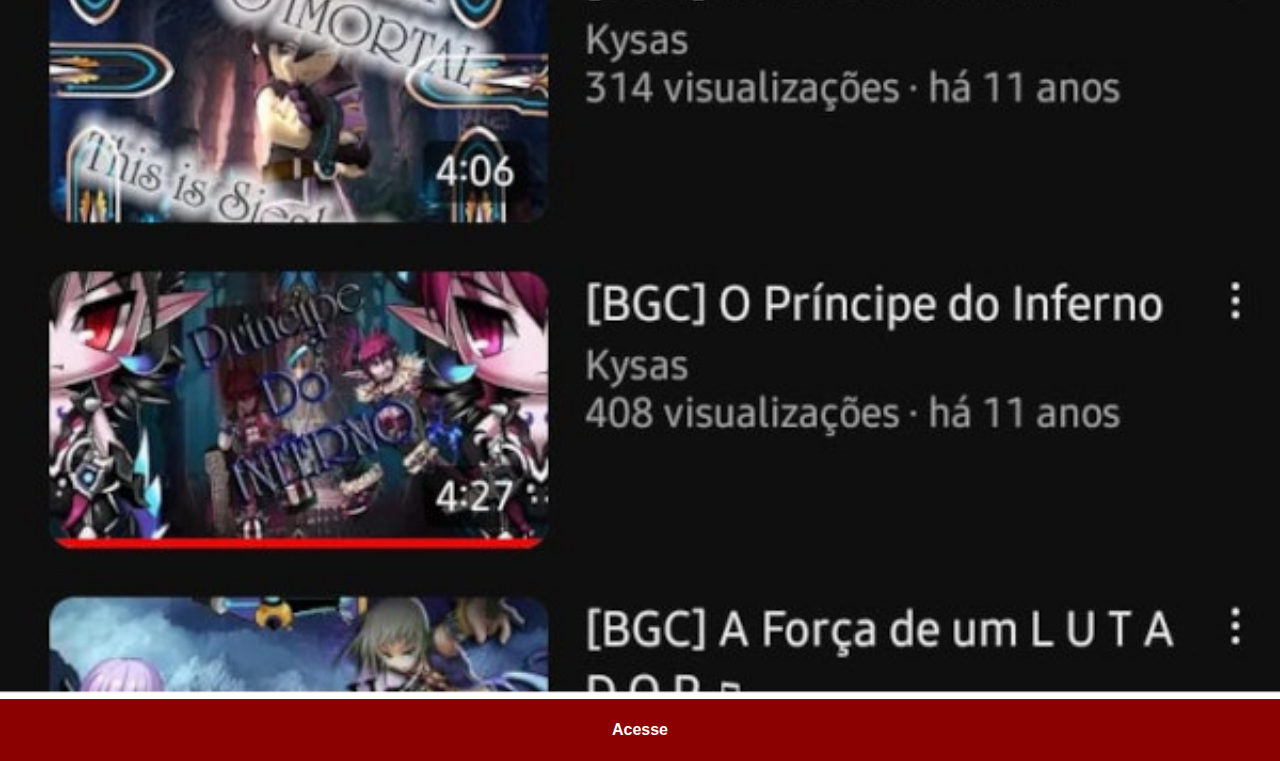
<file: youtube.html>
<!DOCTYPE html>
<html lang="pt-br">
<head>
    <meta charset="UTF-8">
    <meta http-equiv="X-UA-Compatible" content="IE=edge">
    <meta name="viewport" content="width=device-width, initial-scale=1.0">
    <title>youtube</title>
    <link rel="stylesheet" href="estilos/social.css">
</head>
<body> 
        <img src="pacote-d013/imagens/tela-youtube.jpg" alt="tela-youtube">
        <a href="https://www.youtube.com/channel/UCRz6VMvrBiwdU8qMmHylDJg" target="_blank">Acesse</a>
</body>
</html>
</file>
<file: estilos/style.css>
* {
    margin: 0px;
    padding: 0px;
    font-family: Arial, Helvetica, sans-serif;
}

html, body {
    height: 100vh;
    width: 100vw;
    background-color: black;
}

body {
    background: url(../pacote-d013/imagens/fundo-madeira.jpg) no-repeat  top  center;
    background-size: cover;
    background-attachment: fixed;
}

main {
    
    height: 100vh;
    position: relative;

}

section#telefone {
    height: 626px;
    width: 310px;
    position: absolute;
    top: 50%;
    left:50% ;  
    transform: translate(-50%, -50%);
    background: url(../pacote-d013/imagens/frame-iphone.png) no-repeat;
}

iframe#tela {
    position: relative;
    top: 80px;
    left: 23px;
    width: 267px;
    height: 470px;
    
}

section#redes-sociais {
    text-align: right;
}

section#redes-sociais  img {
    width: 50px;
    border-radius: 50%;
    margin: 10px;
    box-shadow: 2px 2px 2px rgba(0, 0, 0, 0.418);
    box-sizing: border-box;
}

section#redes-sociais img:hover {
    border: 3px solid rgba(255, 140, 9, 0.76);
    transform: translate(-3px, -3px);
    box-shadow: 5px 5px 10px rgba(0, 0, 0, 0.87);
    transition: transform .2s , border .9s;
}
</file>
<file: estilos/social.css>
* {
    margin: 0px ;
    padding: 0px;
    font-family: Arial, Helvetica, sans-serif
}

::-webkit-scrollbar {
    width: 0px;
    height: 0px;
}

img {
    width: 100vw;
    margin-bottom: -3px;
    
}

a {
    display: block;
    background-color: darkred;
    font-weight: bolder;
    color: white;
    text-align: center;
    padding: 22px;
    text-decoration: none;
    
}

a:hover {
    background-color: red;
}
</file>
